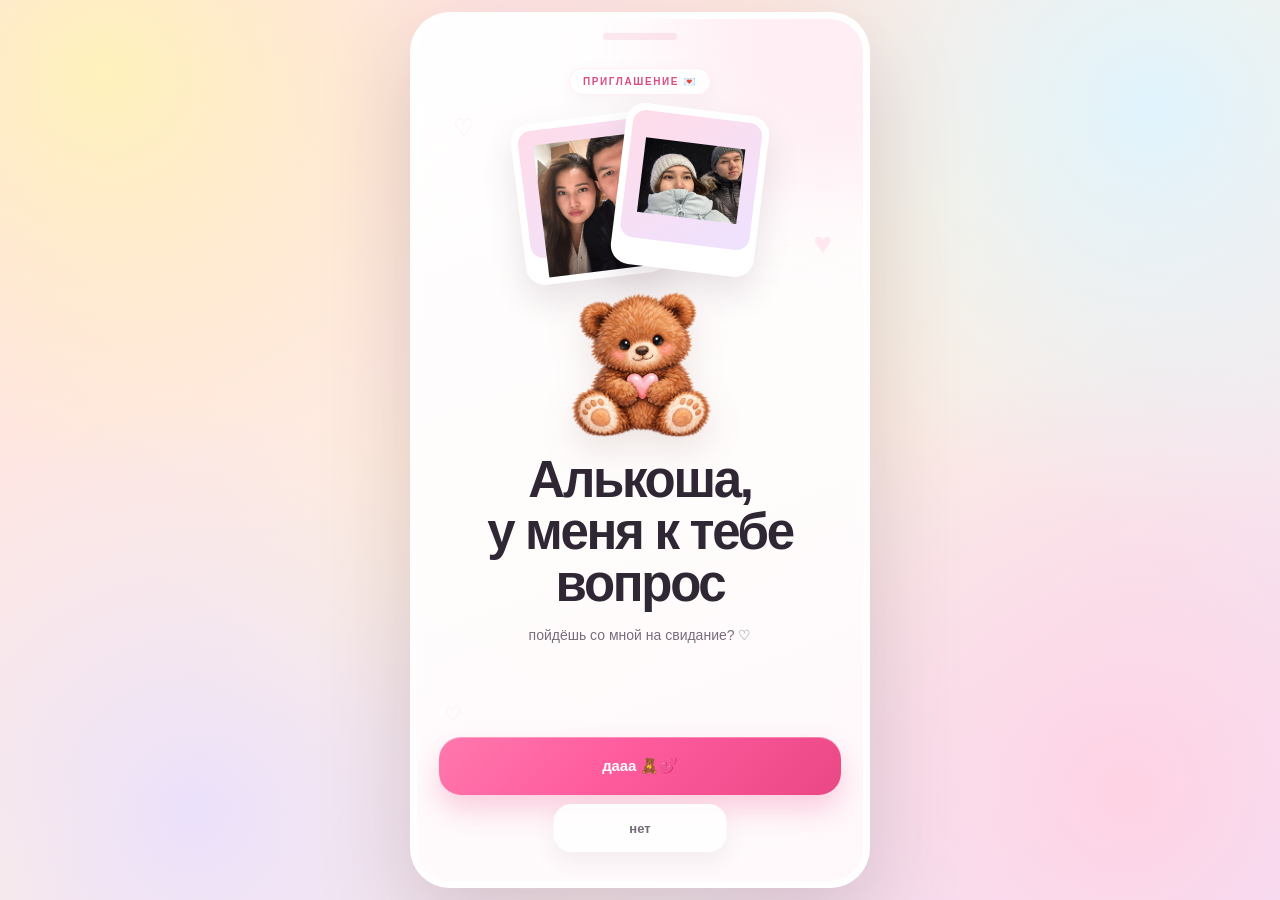
<file: index.html>
<!DOCTYPE html>
<html lang="ru">

<head>

    <meta charset="UTF-8">

    <meta
        name="viewport"
        content="width=device-width, initial-scale=1.0, viewport-fit=cover"
    >

    <meta
        name="theme-color"
        content="#ffdce9"
    >

    <title>Для Алькоши 💌</title>

    <!-- ВЕСЬ ДИЗАЙН -->
    <link
        rel="stylesheet"
        href="style.css"
    >

    <!-- ВСЯ ЛОГИКА -->
    <script
        src="script.js"
        defer
    ></script>

</head>


<body>


<div class="app">

    <div class="app-shell">


        <!-- ============================================
             ДЕКОР ФОНА
        ============================================= -->

        <div
            class="background-decor"
            aria-hidden="true"
        >

            <span>♡</span>
            <span>♥</span>
            <span>♡</span>
            <span>♥</span>

        </div>



        <!-- ============================================
             1. ПРИГЛАШЕНИЕ
        ============================================= -->

        <section
            class="screen active"
            id="screen-intro"
            data-screen="intro"
        >

            <div class="screen-inner">


                <p class="eyebrow">
                    приглашение 💌
                </p>


                <!-- ВАШИ ФОТО ПОТОМ -->

                <div class="couple-photos">


                    <div class="photo-card">

                        <div class="photo-placeholder">

                            <img
                                 src="assets/photos/couple-1.png"
                                 alt="Наше фото"
                            >

                        </div>

                    </div>


                    <div class="photo-card">

                        <div class="photo-placeholder">

                            <img
                                 src="assets/photos/couple-2.png"
                                  alt="Наше фото"
                             >
                        </div>

                    </div>


                </div>


                <img
                    class="bear bear-love"
                    src="assets/bears/bear-love.png"
                    alt="Медвежонок с сердечком"
                >


                <h1>
                    Алькоша,<br>
                    у меня к тебе вопрос
                </h1>


                <p class="subtitle">
                    пойдёшь со мной на свидание? ♡
                </p>


                <div class="screen-spacer"></div>


                <div class="intro-buttons">


                    <button
                        class="main-button"
                        type="button"
                        data-next="date"
                    >
                        дааа 🧸💕
                    </button>


                    <div class="no-button-zone">

                        <button
                            class="no-button"
                            id="noButton"
                            type="button"
                        >
                            нет
                        </button>

                    </div>


                </div>


            </div>

        </section>



        <!-- ============================================
             2. ДАТА
        ============================================= -->

        <section
            class="screen"
            id="screen-date"
            data-screen="date"
        >

            <div class="screen-inner">


                <header class="screen-header">

                    <button
                        class="back-button"
                        type="button"
                        data-back="intro"
                    >
                        ←
                    </button>


                    <div class="progress">

                        <span class="progress-dot active"></span>
                        <span class="progress-dot"></span>
                        <span class="progress-dot"></span>
                        <span class="progress-dot"></span>
                        <span class="progress-dot"></span>

                    </div>


                    <div class="header-space"></div>

                </header>


                <p class="eyebrow">
                    шаг 1
                </p>


                <img
                    class="bear bear-small"
                    src="assets/bears/bear-idle.png"
                    alt="Медвежонок"
                >


                <h2>
                    когда тебе<br>
                    будет удобно?
                </h2>


                <p class="subtitle">
                    выбери наш день 💗
                </p>


                <div class="field">

                    <label for="dateInput">
                        дата
                    </label>

                    <input
                        type="date"
                        id="dateInput"
                    >

                </div>


                <div class="screen-spacer"></div>


                <button
                    class="main-button"
                    id="dateNext"
                    type="button"
                >
                    дальше →
                </button>


            </div>

        </section>



        <!-- ============================================
             3. ВРЕМЯ
        ============================================= -->

        <section
            class="screen"
            id="screen-time"
            data-screen="time"
        >

            <div class="screen-inner">


                <header class="screen-header">

                    <button
                        class="back-button"
                        type="button"
                        data-back="date"
                    >
                        ←
                    </button>


                    <div class="progress">

                        <span class="progress-dot active"></span>
                        <span class="progress-dot active"></span>
                        <span class="progress-dot"></span>
                        <span class="progress-dot"></span>
                        <span class="progress-dot"></span>

                    </div>


                    <div class="header-space"></div>

                </header>


                <p class="eyebrow">
                    шаг 2
                </p>


                <img
                    class="bear bear-small"
                    src="assets/bears/bear-idle.png"
                    alt="Медвежонок"
                >


                <h2>
                    а во сколько?
                </h2>


                <p class="subtitle">
                    чтобы я знала, когда начинать тебя ждать 🧸
                </p>


                <div class="field">

                    <label for="timeInput">
                        время
                    </label>

                    <input
                        type="time"
                        id="timeInput"
                    >

                </div>


                <div class="screen-spacer"></div>


                <button
                    class="main-button"
                    id="timeNext"
                    type="button"
                >
                    дальше →
                </button>


            </div>

        </section>



        <!-- ============================================
             4. МЕСТО ВСТРЕЧИ
        ============================================= -->

        <section
            class="screen"
            id="screen-place"
            data-screen="place"
        >

            <div class="screen-inner">


                <header class="screen-header">

                    <button
                        class="back-button"
                        type="button"
                        data-back="time"
                    >
                        ←
                    </button>


                    <div class="progress">

                        <span class="progress-dot active"></span>
                        <span class="progress-dot active"></span>
                        <span class="progress-dot active"></span>
                        <span class="progress-dot"></span>
                        <span class="progress-dot"></span>

                    </div>


                    <div class="header-space"></div>

                </header>


                <p class="eyebrow">
                    шаг 3
                </p>


                <img
                    class="bear bear-small"
                    src="assets/bears/bear-idle.png"
                    alt="Медвежонок"
                >


                <h2>
                    где встретимся?
                </h2>


                <p class="subtitle">
                    место встречи выбираешь ты 📍
                </p>


                <div class="field">

                    <label for="placeInput">
                        место встречи
                    </label>

                    <input
                        type="text"
                        id="placeInput"
                        placeholder="напиши место..."
                        maxlength="150"
                        autocomplete="off"
                    >

                </div>


                <div class="screen-spacer"></div>


                <button
                    class="main-button"
                    id="placeNext"
                    type="button"
                >
                    дальше →
                </button>


            </div>

        </section>



        <!-- ============================================
             5. ЧЕГО ХОЧЕТСЯ
        ============================================= -->

        <section
            class="screen"
            id="screen-wish"
            data-screen="wish"
        >

            <div class="screen-inner">


                <header class="screen-header">

                    <button
                        class="back-button"
                        type="button"
                        data-back="place"
                    >
                        ←
                    </button>


                    <div class="progress">

                        <span class="progress-dot active"></span>
                        <span class="progress-dot active"></span>
                        <span class="progress-dot active"></span>
                        <span class="progress-dot active"></span>
                        <span class="progress-dot"></span>

                    </div>


                    <div class="header-space"></div>

                </header>


                <p class="eyebrow">
                    шаг 4
                </p>


                <img
                    class="bear bear-small"
                    src="assets/bears/bear-idle.png"
                    alt="Медвежонок"
                >


                <h2>
                    чего тебе<br>
                    хочется?
                </h2>


                <p class="subtitle">
                    напиши сам — вообще что угодно 💭
                </p>


                <div class="field">

                    <label for="wishInput">
                        твой вариант
                    </label>

                    <textarea
                        id="wishInput"
                        placeholder="напиши..."
                        maxlength="500"
                    ></textarea>

                </div>


                <div class="screen-spacer"></div>


                <button
                    class="main-button"
                    id="wishNext"
                    type="button"
                >
                    дальше →
                </button>


            </div>

        </section>



        <!-- ============================================
             6. ПРИЧЁСКА
        ============================================= -->

        <section
            class="screen"
            id="screen-hair"
            data-screen="hair"
        >

            <div class="screen-inner">


                <header class="screen-header">

                    <button
                        class="back-button"
                        type="button"
                        data-back="wish"
                    >
                        ←
                    </button>


                    <div class="progress">

                        <span class="progress-dot active"></span>
                        <span class="progress-dot active"></span>
                        <span class="progress-dot active"></span>
                        <span class="progress-dot active"></span>
                        <span class="progress-dot active"></span>

                    </div>


                    <div class="header-space"></div>

                </header>


                <p class="eyebrow">
                    последний выбор
                </p>


                <h2>
                    какую мне сделать<br>
                    причёску?
                </h2>


                <p class="subtitle">
                    всё остальное будет сюрпризом 🤫
                </p>


                <div class="hair-grid">


                    <button
                        class="hair-card"
                        type="button"
                        data-hair="Вариант 1"
                    >

                        <div class="hair-image">
                            фото 1
                        </div>

                        <span>
                            вариант 1
                        </span>

                    </button>


                    <button
                        class="hair-card"
                        type="button"
                        data-hair="Вариант 2"
                    >

                        <div class="hair-image">
                            фото 2
                        </div>

                        <span>
                            вариант 2
                        </span>

                    </button>


                    <button
                        class="hair-card"
                        type="button"
                        data-hair="Вариант 3"
                    >

                        <div class="hair-image">
                            фото 3
                        </div>

                        <span>
                            вариант 3
                        </span>

                    </button>


                </div>


                <div class="screen-spacer"></div>


                <button
                    class="main-button"
                    id="hairNext"
                    type="button"
                >
                    готово →
                </button>


            </div>

        </section>



        <!-- ============================================
             7. КОРМЛЕНИЕ МИШКИ
        ============================================= -->

        <section
            class="screen"
            id="screen-feed"
            data-screen="feed"
        >

            <div class="screen-inner">


                <header class="screen-header">

                    <button
                        class="back-button"
                        type="button"
                        data-back="hair"
                    >
                        ←
                    </button>


                    <div></div>

                    <div class="header-space"></div>

                </header>


                <p class="eyebrow">
                    стоп...
                </p>


                <h2>
                    я проголодался 🥺
                </h2>


                <p class="subtitle">
                    возьми вкусняшку и покорми медвежонка
                </p>


                <div
                    class="bear-zone"
                    id="bearZone"
                >

                    <img
                        class="feeding-bear"
                        id="feedingBear"
                        src="assets/bears/bear-hungry.png"
                        alt="Голодный медвежонок"
                    >

                </div>


                <p
                    class="feed-message"
                    id="feedMessage"
                >
                    чем меня покормишь? ♡
                </p>


                <div class="food-grid">


                    <button
                        class="food-item"
                        type="button"
                        data-food="banana"
                        data-name="банан"
                        data-image="assets/food/banana.png"
                    >

                        <img
                            src="assets/food/banana.png"
                            alt="Банан"
                        >

                        <span>
                            банан
                        </span>

                    </button>



                    <button
                        class="food-item"
                        type="button"
                        data-food="strawberry"
                        data-name="клубника"
                        data-image="assets/food/strawberry.png"
                    >

                        <img
                            src="assets/food/strawberry.png"
                            alt="Клубника"
                        >

                        <span>
                            клубника
                        </span>

                    </button>



                    <button
                        class="food-item"
                        type="button"
                        data-food="honey-cake"
                        data-name="медовик"
                        data-image="assets/food/honey-cake.png"
                    >

                        <img
                            src="assets/food/honey-cake.png"
                            alt="Медовик"
                        >

                        <span>
                            медовик
                        </span>

                    </button>



                    <button
                        class="food-item"
                        type="button"
                        data-food="chocolate-cake"
                        data-name="шоколадный торт"
                        data-image="assets/food/chocolate-cake.png"
                    >

                        <img
                            src="assets/food/chocolate-cake.png"
                            alt="Шоколадный торт"
                        >

                        <span>
                            шоколадный торт
                        </span>

                    </button>



                    <button
                        class="food-item"
                        type="button"
                        data-food="cupcake"
                        data-name="кексик"
                        data-image="assets/food/cupcake.png"
                    >

                        <img
                            src="assets/food/cupcake.png"
                            alt="Кексик"
                        >

                        <span>
                            кексик
                        </span>

                    </button>



                    <button
                        class="food-item"
                        type="button"
                        data-food="caviar-toast"
                        data-name="хлебушек с икрой"
                        data-image="assets/food/caviar-toast.png"
                    >

                        <img
                            src="assets/food/caviar-toast.png"
                            alt="Хлебушек с икрой"
                        >

                        <span>
                            хлебушек<br>с икрой
                        </span>

                    </button>



                    <button
                        class="food-item"
                        type="button"
                        data-food="olivier"
                        data-name="оливье"
                        data-image="assets/food/olivier.png"
                    >

                        <img
                            src="assets/food/olivier.png"
                            alt="Оливье"
                        >

                        <span>
                            оливье
                        </span>

                    </button>



                    <button
                        class="food-item"
                        type="button"
                        data-food="pizza"
                        data-name="пицца"
                        data-image="assets/food/pizza.png"
                    >

                        <img
                            src="assets/food/pizza.png"
                            alt="Пицца"
                        >

                        <span>
                            пицца
                        </span>

                    </button>


                </div>


                <p class="feed-hint">
                    кормить можно сколько угодно ♡
                </p>


                <div class="screen-spacer"></div>


                <button
                    class="main-button"
                    id="feedNext"
                    type="button"
                >
                    дальше →
                </button>


            </div>

        </section>



        <!-- ============================================
             8. ИТОГ
        ============================================= -->

        <section
            class="screen"
            id="screen-summary"
            data-screen="summary"
        >

            <div class="screen-inner">


                <header class="screen-header">

                    <button
                        class="back-button"
                        type="button"
                        data-back="feed"
                    >
                        ←
                    </button>


                    <div></div>

                    <div class="header-space"></div>

                </header>


                <img
                    class="bear bear-happy"
                    src="assets/bears/bear-happy.png"
                    alt="Счастливый медвежонок"
                >


                <p class="eyebrow">
                    наше свидание 💌
                </p>


                <h2>
                    всё правильно?
                </h2>


                <div class="date-ticket">


                    <div class="ticket-row">

                        <span>
                            📅
                        </span>

                        <span class="ticket-label">
                            дата
                        </span>

                        <strong
                            id="summaryDate"
                        >
                            —
                        </strong>

                    </div>


                    <div class="ticket-row">

                        <span>
                            🕐
                        </span>

                        <span class="ticket-label">
                            время
                        </span>

                        <strong
                            id="summaryTime"
                        >
                            —
                        </strong>

                    </div>


                    <div class="ticket-row">

                        <span>
                            📍
                        </span>

                        <span class="ticket-label">
                            место
                        </span>

                        <strong
                            id="summaryPlace"
                        >
                            —
                        </strong>

                    </div>


                    <div class="ticket-row">

                        <span>
                            💭
                        </span>

                        <span class="ticket-label">
                            хочется
                        </span>

                        <strong
                            id="summaryWish"
                        >
                            —
                        </strong>

                    </div>


                    <div class="ticket-row">

                        <span>
                            🎀
                        </span>

                        <span class="ticket-label">
                            причёска
                        </span>

                        <strong
                            id="summaryHair"
                        >
                            —
                        </strong>

                    </div>


                    <div class="ticket-row">

                        <span>
                            🎁
                        </span>

                        <span class="ticket-label">
                            остальное
                        </span>

                        <strong>
                            сюрприз 🤫
                        </strong>

                    </div>


                </div>


                <div class="screen-spacer"></div>


                <button
                    class="main-button"
                    id="confirmButton"
                    type="button"
                >
                    подтверждаю свидание 🧸
                </button>


            </div>

        </section>



        <!-- ============================================
             9. ФИНАЛ
        ============================================= -->

        <section
            class="screen"
            id="screen-final"
            data-screen="final"
        >

            <div class="screen-inner final-screen">


                <div class="final-heart">
                    💗
                </div>


                <img
                    class="bear bear-love"
                    src="assets/bears/bear-love.png"
                    alt="Медвежонок с сердечком"
                >


                <p class="eyebrow">
                    для тебя
                </p>


                <h2>
                    до встречи,<br>
                    видмедик ♡
                </h2>


                <div class="love-message">
                    здесь потом будет твой текст любви ♡
                </div>


                <p class="final-love">
                    я тебя люблю ♡
                </p>


            </div>

        </section>



        <!-- ============================================
             ВСПЛЫВАЮЩИЕ ПОДСКАЗКИ
        ============================================= -->

        <div
            class="toast"
            id="toast"
        ></div>


    </div>

</div>


</body>

</html>
</file>
<file: style.css>
/* =========================================================
   НАШЕ СВИДАНИЕ ♡
   Главный файл дизайна
   ========================================================= */


/* ---------------------------------------------------------
   1. ЦВЕТА И НАСТРОЙКИ
--------------------------------------------------------- */

:root {
    --pink-main: #ff5f9f;
    --pink-dark: #e94684;
    --pink-soft: #ffd9e8;
    --pink-pale: #fff0f6;

    --peach: #ffe1ca;
    --yellow: #fff3ba;
    --blue: #dff4ff;
    --lavender: #eadfff;

    --cream: #fffaf6;
    --white: #ffffff;

    --text: #302734;
    --text-soft: #796d7c;
    --text-light: #aa9aa6;

    --border: rgba(255, 117, 168, 0.18);

    --shadow-small:
        0 8px 24px rgba(119, 65, 91, 0.08);

    --shadow-medium:
        0 16px 36px rgba(119, 65, 91, 0.12);

    --shadow-large:
        0 28px 70px rgba(101, 55, 79, 0.18);

    --radius-small: 16px;
    --radius-medium: 24px;
    --radius-large: 34px;

    --transition:
        0.25s cubic-bezier(
            0.22,
            1,
            0.36,
            1
        );
}


/* ---------------------------------------------------------
   2. СБРОС
--------------------------------------------------------- */

* {
    box-sizing: border-box;
}

html {
    width: 100%;
    min-height: 100%;
    scroll-behavior: smooth;
}

body {
    width: 100%;
    min-height: 100vh;
    min-height: 100svh;

    margin: 0;

    color: var(--text);

    font-family:
        -apple-system,
        BlinkMacSystemFont,
        "Segoe UI",
        Arial,
        sans-serif;

    background:
        radial-gradient(
            circle at 8% 8%,
            rgba(255, 243, 186, 0.95),
            transparent 28%
        ),
        radial-gradient(
            circle at 90% 12%,
            rgba(223, 244, 255, 0.95),
            transparent 29%
        ),
        radial-gradient(
            circle at 15% 90%,
            rgba(234, 223, 255, 0.9),
            transparent 30%
        ),
        radial-gradient(
            circle at 88% 88%,
            rgba(255, 210, 227, 0.95),
            transparent 32%
        ),
        linear-gradient(
            145deg,
            #ffdce9 0%,
            #fff0dd 48%,
            #eee3ff 100%
        );

    overflow: hidden;
}

button,
input,
textarea {
    font: inherit;
}

button {
    -webkit-tap-highlight-color: transparent;
}

img {
    display: block;
    max-width: 100%;
}


/* ---------------------------------------------------------
   3. ОСНОВНОЕ ПРИЛОЖЕНИЕ
--------------------------------------------------------- */

.app {
    width: 100%;
    min-height: 100svh;

    display: grid;
    place-items: center;

    padding: 12px;
}

.app-shell {
    position: relative;

    width: min(100%, 460px);
    height: min(900px, calc(100svh - 24px));

    overflow: hidden;

    border-radius: 40px;

    background:
        linear-gradient(
            160deg,
            rgba(255, 255, 255, 0.96),
            rgba(255, 249, 251, 0.97)
        );

    border:
        1px solid rgba(255, 255, 255, 0.9);

    box-shadow: var(--shadow-large);

    isolation: isolate;
}


/* верхняя декоративная полоска */

.app-shell::before {
    content: "";

    position: absolute;
    z-index: 50;

    top: 14px;
    left: 50%;

    width: 74px;
    height: 7px;

    transform: translateX(-50%);

    border-radius: 100px;

    background:
        rgba(232, 93, 146, 0.13);

    backdrop-filter: blur(10px);
}


/* декоративное свечение */

.app-shell::after {
    content: "";

    position: absolute;
    z-index: -1;

    top: -130px;
    right: -110px;

    width: 300px;
    height: 300px;

    border-radius: 50%;

    background:
        rgba(255, 177, 207, 0.22);

    filter: blur(50px);
}


/* ---------------------------------------------------------
   4. ФОНОВЫЕ СЕРДЕЧКИ
--------------------------------------------------------- */

.background-decor {
    position: absolute;
    inset: 0;

    overflow: hidden;

    pointer-events: none;

    z-index: 1;
}

.background-decor span {
    position: absolute;

    color: var(--pink-main);

    opacity: 0.12;

    animation:
        floatingHeart
        7s
        ease-in-out
        infinite;
}

.background-decor span:nth-child(1) {
    top: 11%;
    left: 8%;

    font-size: 24px;
}

.background-decor span:nth-child(2) {
    top: 24%;
    right: 7%;

    font-size: 31px;

    animation-delay: -2s;
}

.background-decor span:nth-child(3) {
    left: 6%;
    bottom: 18%;

    font-size: 20px;

    animation-delay: -4s;
}

.background-decor span:nth-child(4) {
    right: 9%;
    bottom: 9%;

    font-size: 27px;

    animation-delay: -5.5s;
}

@keyframes floatingHeart {
    0%,
    100% {
        transform:
            translateY(0)
            rotate(-5deg);
    }

    50% {
        transform:
            translateY(-17px)
            rotate(7deg);
    }
}


/* ---------------------------------------------------------
   5. ЭКРАНЫ
--------------------------------------------------------- */

.screen {
    position: absolute;
    z-index: 5;

    inset: 0;

    display: none;

    overflow-y: auto;
    overflow-x: hidden;

    scrollbar-width: none;

    overscroll-behavior: contain;

    background:
        linear-gradient(
            180deg,
            rgba(255, 255, 255, 0.05),
            rgba(255, 255, 255, 0)
        );
}

.screen::-webkit-scrollbar {
    display: none;
}

.screen.active {
    display: block;

    animation:
        screenEnter
        0.48s
        cubic-bezier(
            0.22,
            1,
            0.36,
            1
        )
        both;
}

@keyframes screenEnter {
    from {
        opacity: 0;

        transform:
            translateX(28px)
            scale(0.985);
    }

    to {
        opacity: 1;

        transform:
            translateX(0)
            scale(1);
    }
}


/* внутренняя область каждого экрана */

.screen-inner {
    position: relative;

    min-height: 100%;

    display: flex;
    flex-direction: column;

    padding:
        calc(49px + env(safe-area-inset-top))
        22px
        calc(22px + env(safe-area-inset-bottom));

    z-index: 2;
}

.screen-spacer {
    flex: 1;

    min-height: 18px;
}


/* ---------------------------------------------------------
   6. ЗАГОЛОВКИ
--------------------------------------------------------- */

.eyebrow {
    width: fit-content;

    margin:
        0 auto
        14px;

    padding:
        7px
        13px;

    border-radius: 100px;

    color: #d84e83;

    background:
        rgba(255, 255, 255, 0.82);

    border:
        1px solid rgba(255, 110, 163, 0.11);

    box-shadow:
        0 7px 20px rgba(109, 60, 81, 0.05);

    font-size: 10px;
    font-weight: 800;

    letter-spacing: 0.16em;

    text-transform: uppercase;

    text-align: center;
}

h1,
h2 {
    margin: 0;

    text-align: center;

    color: var(--text);

    letter-spacing: -0.045em;

    text-wrap: balance;
}

h1 {
    font-size:
        clamp(
            37px,
            9vw,
            51px
        );

    line-height: 1.02;

    font-weight: 800;
}

h2 {
    font-size:
        clamp(
            33px,
            8.5vw,
            45px
        );

    line-height: 1.03;

    font-weight: 800;
}

.subtitle {
    width: min(100%, 330px);

    margin:
        15px auto
        0;

    color: var(--text-soft);

    text-align: center;

    font-size: 14px;
    line-height: 1.55;

    text-wrap: balance;
}


/* ---------------------------------------------------------
   7. ВЕРХНЯЯ ПАНЕЛЬ
--------------------------------------------------------- */

.screen-header {
    display: grid;

    grid-template-columns:
        43px
        1fr
        43px;

    align-items: center;

    gap: 10px;

    margin-bottom: 18px;
}

.header-space {
    width: 43px;
    height: 43px;
}

.back-button {
    width: 43px;
    height: 43px;

    border: 0;

    border-radius: 50%;

    display: grid;
    place-items: center;

    background:
        rgba(255, 255, 255, 0.86);

    color: #5e515f;

    box-shadow: var(--shadow-small);

    font-size: 21px;

    cursor: pointer;

    transition: var(--transition);
}

.back-button:hover {
    transform:
        translateX(-2px)
        scale(1.04);

    background: #ffffff;
}

.back-button:active {
    transform:
        translateX(-1px)
        scale(0.94);
}


/* ---------------------------------------------------------
   8. ПРОГРЕСС
--------------------------------------------------------- */

.progress {
    display: flex;

    justify-content: center;
    align-items: center;

    gap: 5px;
}

.progress-dot {
    width: 7px;
    height: 7px;

    border-radius: 100px;

    background: #eadce3;

    transition: var(--transition);
}

.progress-dot.active {
    width: 22px;

    background:
        linear-gradient(
            90deg,
            #ff7aac,
            #ef4a89
        );

    box-shadow:
        0 3px 8px rgba(239, 74, 137, 0.19);
}


/* ---------------------------------------------------------
   9. МИШКИ
--------------------------------------------------------- */

.bear {
    width: 150px;
    height: 150px;

    margin:
        2px auto
        14px;

    object-fit: contain;

    filter:
        drop-shadow(
            0 14px 17px
            rgba(105, 64, 46, 0.13)
        );

    transform-origin: center bottom;

    animation:
        bearBreathing
        2.7s
        ease-in-out
        infinite;
}

.bear-small {
    width: 137px;
    height: 137px;
}

.bear-love {
    width: 150px;
    height: 150px;
}

.bear-happy {
    width: 148px;
    height: 148px;
}

@keyframes bearBreathing {
    0%,
    100% {
        transform:
            translateY(0)
            scale(1)
            rotate(0deg);
    }

    50% {
        transform:
            translateY(-5px)
            scale(1.025)
            rotate(-0.5deg);
    }
}


/* ---------------------------------------------------------
   10. ФОТО НА ПЕРВОМ ЭКРАНЕ
--------------------------------------------------------- */

.couple-photos {
    position: relative;

    width: 244px;
    height: 171px;

    margin:
        0 auto
        8px;
}

.photo-card {
    position: absolute;

    width: 144px;
    height: 162px;

    padding:
        7px
        7px
        27px;

    border-radius: 19px;

    background: white;

    box-shadow:
        0 16px 34px rgba(93, 59, 76, 0.14);

    transition: var(--transition);
}

.photo-card:first-child {
    left: 0;
    top: 8px;

    transform: rotate(-7deg);
}

.photo-card:last-child {
    right: 0;
    top: 0;

    transform: rotate(7deg);
}

.photo-card:hover:first-child {
    transform:
        rotate(-4deg)
        translateY(-4px);
}

.photo-card:hover:last-child {
    transform:
        rotate(4deg)
        translateY(-4px);
}

.photo-placeholder {
    width: 100%;
    height: 100%;

    display: grid;
    place-items: center;

    padding: 15px;

    border-radius: 13px;

    color: #bb6f8b;

    text-align: center;

    font-size: 11px;
    font-weight: 700;

    background:
        linear-gradient(
            145deg,
            #ffdce9,
            #eee2ff
        );
}


/* ---------------------------------------------------------
   11. ГЛАВНАЯ КНОПКА
--------------------------------------------------------- */

.main-button {
    position: relative;

    width: 100%;

    min-height: 58px;

    border: 0;

    border-radius: 22px;

    padding:
        15px
        19px;

    overflow: hidden;

    color: white;

    background:
        linear-gradient(
            135deg,
            #ff78ad 0%,
            #ff5c9e 43%,
            #e94785 100%
        );

    box-shadow:
        0 14px 28px rgba(238, 70, 135, 0.25),
        inset 0 1px 0 rgba(255, 255, 255, 0.3);

    font-size: 15px;
    font-weight: 800;

    letter-spacing: -0.01em;

    cursor: pointer;

    transition: var(--transition);

    isolation: isolate;
}

.main-button::before {
    content: "";

    position: absolute;

    top: -100%;
    left: -35%;

    width: 45%;
    height: 300%;

    transform:
        rotate(25deg)
        translateX(-150%);

    background:
        linear-gradient(
            90deg,
            transparent,
            rgba(255, 255, 255, 0.32),
            transparent
        );

    transition:
        transform
        0.7s ease;

    z-index: -1;
}

.main-button:hover {
    transform: translateY(-3px);

    box-shadow:
        0 18px 34px rgba(238, 70, 135, 0.3);
}

.main-button:hover::before {
    transform:
        rotate(25deg)
        translateX(430%);
}

.main-button:active {
    transform: scale(0.98);
}


/* ---------------------------------------------------------
   12. НЕТ
--------------------------------------------------------- */

.intro-buttons {
    width: 100%;
}

.no-button-zone {
    position: relative;

    width: 100%;
    height: 55px;

    margin-top: 9px;
}

.no-button {
    position: absolute;

    left: 50%;
    top: 0;

    width: 43%;
    min-height: 48px;

    transform: translateX(-50%);

    border: 0;

    border-radius: 18px;

    background:
        rgba(255, 255, 255, 0.9);

    color: #766a78;

    box-shadow:
        var(--shadow-small);

    font-size: 13px;
    font-weight: 700;

    cursor: pointer;

    transition:
        transform 0.13s ease,
        left 0.16s ease,
        top 0.16s ease;
}


/* ---------------------------------------------------------
   13. ПОЛЯ
--------------------------------------------------------- */

.field {
    width: 100%;

    margin-top: 25px;
}

.field label {
    display: block;

    margin:
        0
        0
        8px
        4px;

    color: #6e606e;

    font-size: 11px;
    font-weight: 800;

    letter-spacing: 0.02em;

    text-transform: lowercase;
}

.field input,
.field textarea {
    width: 100%;

    border:
        2px solid
        rgba(255, 114, 166, 0.18);

    outline: none;

    border-radius: 21px;

    padding:
        16px
        17px;

    background:
        rgba(255, 255, 255, 0.88);

    color: var(--text);

    box-shadow:
        0 9px 22px rgba(84, 54, 72, 0.05);

    font-size: 15px;

    transition: var(--transition);

    backdrop-filter: blur(15px);
}

.field input::placeholder,
.field textarea::placeholder {
    color: #c0b4bd;
}

.field input:focus,
.field textarea:focus {
    border-color:
        rgba(255, 95, 159, 0.65);

    background: #ffffff;

    box-shadow:
        0 0 0 5px rgba(255, 95, 159, 0.08),
        0 13px 28px rgba(91, 56, 76, 0.07);
}

.field textarea {
    min-height: 125px;

    resize: none;

    line-height: 1.5;
}


/* красивое поле даты и времени */

input[type="date"],
input[type="time"] {
    appearance: none;
    -webkit-appearance: none;

    min-height: 57px;
}


/* ---------------------------------------------------------
   14. ПРИЧЁСКИ
--------------------------------------------------------- */

.hair-grid {
    display: grid;

    grid-template-columns:
        repeat(3, minmax(0, 1fr));

    gap: 9px;

    width: 100%;

    margin-top: 24px;
}

.hair-card {
    position: relative;

    overflow: hidden;

    padding: 0;

    aspect-ratio: 0.73;

    border:
        2px solid
        transparent;

    border-radius: 22px;

    background: white;

    color: var(--text);

    box-shadow:
        0 11px 27px rgba(86, 55, 74, 0.09);

    cursor: pointer;

    transition: var(--transition);
}

.hair-card:hover {
    transform: translateY(-5px);

    box-shadow:
        0 16px 30px rgba(86, 55, 74, 0.13);
}

.hair-card.selected {
    transform: translateY(-5px);

    border-color: var(--pink-main);

    box-shadow:
        0 16px 31px rgba(255, 95, 159, 0.19);
}

.hair-card.selected::after {
    content: "♥";

    position: absolute;

    top: 8px;
    right: 8px;

    width: 27px;
    height: 27px;

    display: grid;
    place-items: center;

    border-radius: 50%;

    color: white;

    background:
        linear-gradient(
            135deg,
            #ff7bad,
            #ec4684
        );

    box-shadow:
        0 5px 13px rgba(231, 69, 130, 0.25);

    font-size: 12px;

    animation:
        heartPop
        0.28s
        cubic-bezier(
            0.34,
            1.56,
            0.64,
            1
        );
}

@keyframes heartPop {
    from {
        transform: scale(0);
    }

    to {
        transform: scale(1);
    }
}

.hair-image {
    width: 100%;
    height: 78%;

    display: grid;
    place-items: center;

    padding: 10px;

    background:
        linear-gradient(
            145deg,
            #ffe1ec,
            #eee5ff
        );

    color: #b7708c;

    font-size: 10px;
    font-weight: 700;
}

.hair-image img {
    width: 100%;
    height: 100%;

    object-fit: cover;
}

.hair-card > span {
    min-height: 22%;

    display: grid;
    place-items: center;

    padding: 7px 4px;

    font-size: 10px;
    font-weight: 800;

    background: white;
}


/* ---------------------------------------------------------
   15. ЗОНА МИШКИ
--------------------------------------------------------- */

.bear-zone {
    position: relative;

    width: 190px;
    height: 190px;

    margin:
        10px auto
        0;

    display: grid;
    place-items: center;

    border-radius: 50%;

    transition: var(--transition);
}

.bear-zone::before {
    content: "";

    position: absolute;

    inset: 12px;

    z-index: -1;

    border-radius: 50%;

    background:
        radial-gradient(
            circle,
            rgba(255, 212, 228, 0.3),
            transparent 68%
        );

    opacity: 0;

    transform: scale(0.8);

    transition: var(--transition);
}

.bear-zone.near::before {
    opacity: 1;

    transform: scale(1.15);
}

.feeding-bear {
    width: 180px;
    height: 180px;

    object-fit: contain;

    user-select: none;

    pointer-events: none;

    filter:
        drop-shadow(
            0 14px 18px
            rgba(100, 61, 44, 0.14)
        );

    transform-origin: center bottom;

    animation:
        hungryBear
        2.2s
        ease-in-out
        infinite;

    transition:
        transform
        0.18s ease,
        filter
        0.18s ease;
}

@keyframes hungryBear {
    0%,
    100% {
        transform:
            translateY(0)
            rotate(0deg);
    }

    25% {
        transform:
            translateY(-2px)
            rotate(-1deg);
    }

    50% {
        transform:
            translateY(-6px)
            rotate(0deg);
    }

    75% {
        transform:
            translateY(-2px)
            rotate(1deg);
    }
}


/* когда JS скажет, что еда близко */

.feeding-bear.ready {
    animation:
        readyBear
        0.55s
        ease-in-out
        infinite alternate;
}

@keyframes readyBear {
    from {
        transform:
            translateY(0)
            scale(1);
    }

    to {
        transform:
            translateY(-5px)
            scale(1.035);
    }
}


/* во время еды */

.feeding-bear.eating {
    animation:
        bearEat
        0.43s
        ease;
}

@keyframes bearEat {
    0% {
        transform:
            scale(1);
    }

    35% {
        transform:
            translateY(-5px)
            scale(1.09)
            rotate(-2deg);
    }

    65% {
        transform:
            translateY(1px)
            scale(0.97)
            rotate(2deg);
    }

    100% {
        transform:
            scale(1);
    }
}


/* довольный */

.feeding-bear.happy {
    animation:
        happyBear
        0.55s
        cubic-bezier(
            0.34,
            1.56,
            0.64,
            1
        );
}

@keyframes happyBear {
    0% {
        transform: scale(1);
    }

    45% {
        transform:
            translateY(-12px)
            scale(1.09);
    }

    70% {
        transform:
            translateY(2px)
            scale(0.98);
    }

    100% {
        transform: scale(1);
    }
}


/* ---------------------------------------------------------
   16. НАДПИСЬ ПОД МИШКОЙ
--------------------------------------------------------- */

.feed-message {
    min-height: 25px;

    margin:
        2px auto
        0;

    color: #d94c83;

    text-align: center;

    font-size: 13px;
    font-weight: 800;

    transition: var(--transition);
}

.feed-hint {
    margin:
        1px auto
        0;

    color: #a898a4;

    text-align: center;

    font-size: 10px;
    font-weight: 600;
}


/* ---------------------------------------------------------
   17. ЕДА
--------------------------------------------------------- */

.food-grid {
    width: 100%;

    display: grid;

    grid-template-columns:
        repeat(4, minmax(0, 1fr));

    gap: 8px;

    margin:
        14px 0
        13px;
}

.food-item {
    min-width: 0;
    min-height: 88px;

    display: flex;
    flex-direction: column;

    align-items: center;
    justify-content: center;

    padding:
        7px
        4px;

    border: 0;

    border-radius: 19px;

    background:
        rgba(255, 255, 255, 0.93);

    box-shadow:
        0 9px 22px rgba(84, 54, 72, 0.08);

    color: var(--text-soft);

    cursor: grab;

    user-select: none;

    touch-action: none;

    transition: var(--transition);
}

.food-item:hover {
    transform:
        translateY(-4px)
        rotate(-1deg);

    background: white;

    box-shadow:
        0 13px 27px rgba(84, 54, 72, 0.12);
}

.food-item:active {
    transform:
        scale(0.95);

    cursor: grabbing;
}

.food-item img {
    width: 49px;
    height: 49px;

    object-fit: contain;

    pointer-events: none;

    filter:
        drop-shadow(
            0 5px 7px
            rgba(89, 62, 46, 0.08)
        );
}

.food-item span {
    display: block;

    margin-top: 4px;

    overflow-wrap: anywhere;

    text-align: center;

    font-size: 8px;
    font-weight: 800;
    line-height: 1.12;

    pointer-events: none;
}


/* еда, которую тащим */

.drag-food {
    position: fixed;

    z-index: 9999;

    width: 69px;
    height: 69px;

    object-fit: contain;

    pointer-events: none;

    transform:
        translate(-50%, -50%)
        scale(1.05);

    filter:
        drop-shadow(
            0 12px 17px
            rgba(61, 40, 48, 0.18)
        );

    animation:
        foodPicked
        0.18s ease both;
}

@keyframes foodPicked {
    from {
        opacity: 0;

        transform:
            translate(-50%, -50%)
            scale(0.7);
    }

    to {
        opacity: 1;

        transform:
            translate(-50%, -50%)
            scale(1.05);
    }
}


/* ---------------------------------------------------------
   18. СЕРДЕЧКИ ПОСЛЕ ЕДЫ
--------------------------------------------------------- */

.food-heart {
    position: fixed;

    z-index: 9998;

    pointer-events: none;

    font-size: 21px;

    animation:
        heartFly
        1.1s
        ease-out
        forwards;
}

@keyframes heartFly {
    0% {
        opacity: 0;

        transform:
            translate(-50%, 0)
            scale(0.5)
            rotate(-7deg);
    }

    15% {
        opacity: 1;
    }

    100% {
        opacity: 0;

        transform:
            translate(
                -50%,
                -105px
            )
            scale(1.4)
            rotate(12deg);
    }
}


/* ---------------------------------------------------------
   19. ИТОГОВЫЙ БИЛЕТ
--------------------------------------------------------- */

.date-ticket {
    width: 100%;

    margin-top: 21px;

    padding:
        17px;

    border:
        1px solid
        rgba(255, 126, 170, 0.12);

    border-radius: 28px;

    background:
        linear-gradient(
            145deg,
            rgba(255, 255, 255, 0.97),
            rgba(255, 247, 243, 0.96)
        );

    box-shadow:
        0 16px 36px rgba(82, 51, 69, 0.09);

    backdrop-filter: blur(16px);

    animation:
        ticketAppear
        0.55s
        cubic-bezier(
            0.22,
            1,
            0.36,
            1
        )
        both;
}

@keyframes ticketAppear {
    from {
        opacity: 0;

        transform:
            translateY(18px)
            scale(0.97);
    }

    to {
        opacity: 1;

        transform:
            translateY(0)
            scale(1);
    }
}

.ticket-row {
    display: grid;

    grid-template-columns:
        29px
        82px
        minmax(0, 1fr);

    align-items: start;

    gap: 5px;

    padding:
        11px
        0;

    border-top:
        1px dashed
        #ebdce3;
}

.ticket-row:first-child {
    border-top: 0;
}

.ticket-row > span:first-child {
    font-size: 17px;
}

.ticket-label {
    padding-top: 3px;

    color: #a2939e;

    font-size: 10px;
    font-weight: 700;
}

.ticket-row strong {
    padding-top: 2px;

    color: #493e4a;

    font-size: 11px;
    line-height: 1.4;

    font-weight: 800;

    overflow-wrap: anywhere;
}


/* ---------------------------------------------------------
   20. ФИНАЛ
--------------------------------------------------------- */

.final-screen {
    justify-content: center;

    text-align: center;
}

.final-heart {
    margin:
        0 auto
        9px;

    font-size: 54px;

    animation:
        finalHeartbeat
        1.25s
        ease-in-out
        infinite;
}

@keyframes finalHeartbeat {
    0%,
    100% {
        transform: scale(1);
    }

    15% {
        transform: scale(1.1);
    }

    30% {
        transform: scale(1);
    }

    45% {
        transform: scale(1.08);
    }

    60% {
        transform: scale(1);
    }
}

.love-message {
    width: min(100%, 335px);

    margin:
        22px auto
        0;

    padding:
        19px;

    border-radius: 25px;

    color: #6e606d;

    background:
        rgba(255, 255, 255, 0.78);

    box-shadow:
        0 12px 29px rgba(80, 50, 67, 0.07);

    font-size: 13px;
    line-height: 1.65;

    backdrop-filter: blur(15px);
}

.final-love {
    margin:
        18px 0
        0;

    color: #de4f86;

    font-size: 18px;
    font-weight: 900;
}


/* ---------------------------------------------------------
   21. TOAST / ПОДСКАЗКА
--------------------------------------------------------- */

.toast {
    position: absolute;

    z-index: 10000;

    left: 18px;
    right: 18px;
    bottom:
        calc(
            18px
            + env(safe-area-inset-bottom)
        );

    padding:
        13px
        16px;

    border-radius: 18px;

    color: white;

    background:
        rgba(48, 39, 52, 0.93);

    box-shadow:
        0 14px 30px rgba(35, 25, 33, 0.17);

    text-align: center;

    font-size: 11px;
    font-weight: 700;

    opacity: 0;

    transform:
        translateY(90px)
        scale(0.97);

    pointer-events: none;

    transition:
        opacity 0.25s ease,
        transform 0.35s
        cubic-bezier(
            0.22,
            1,
            0.36,
            1
        );

    backdrop-filter: blur(12px);
}

.toast.show {
    opacity: 1;

    transform:
        translateY(0)
        scale(1);
}


/* ---------------------------------------------------------
   22. МЕЛКИЕ КРАСИВЫЕ ЭФФЕКТЫ
--------------------------------------------------------- */

::selection {
    color: white;

    background: var(--pink-main);
}

button:focus-visible,
input:focus-visible,
textarea:focus-visible {
    outline:
        3px solid
        rgba(255, 95, 159, 0.18);

    outline-offset: 3px;
}


/* ---------------------------------------------------------
   23. НЕБОЛЬШИЕ ЭКРАНЫ
--------------------------------------------------------- */

@media (max-height: 760px) {

    .screen-inner {
        padding-top:
            calc(
                43px
                + env(safe-area-inset-top)
            );
    }

    .screen-header {
        margin-bottom: 12px;
    }

    .couple-photos {
        width: 216px;
        height: 143px;

        margin-bottom: 4px;
    }

    .photo-card {
        width: 125px;
        height: 139px;
    }

    .bear {
        width: 116px;
        height: 116px;

        margin-bottom: 9px;
    }

    .bear-small {
        width: 112px;
        height: 112px;
    }

    h1 {
        font-size: 38px;
    }

    h2 {
        font-size: 34px;
    }

    .subtitle {
        margin-top: 10px;

        font-size: 12px;
    }

    .field {
        margin-top: 18px;
    }

    .field textarea {
        min-height: 100px;
    }

    .bear-zone {
        width: 145px;
        height: 145px;
    }

    .feeding-bear {
        width: 140px;
        height: 140px;
    }

    .food-item {
        min-height: 71px;
    }

    .food-item img {
        width: 39px;
        height: 39px;
    }

    .food-grid {
        gap: 6px;
    }

    .main-button {
        min-height: 53px;
    }
}


/* ---------------------------------------------------------
   24. ОЧЕНЬ МАЛЕНЬКИЕ ТЕЛЕФОНЫ
--------------------------------------------------------- */

@media (max-width: 360px) {

    .screen-inner {
        padding-left: 17px;
        padding-right: 17px;
    }

    h1 {
        font-size: 36px;
    }

    h2 {
        font-size: 32px;
    }

    .food-grid {
        grid-template-columns:
            repeat(4, minmax(0, 1fr));
    }

    .food-item {
        padding-left: 2px;
        padding-right: 2px;
    }

    .food-item span {
        font-size: 7px;
    }

    .hair-grid {
        gap: 6px;
    }
}


/* ---------------------------------------------------------
   25. НА ТЕЛЕФОНЕ УБИРАЕМ ВНЕШНЮЮ "РАМКУ"
--------------------------------------------------------- */

@media (max-width: 500px) {

    .app {
        padding: 0;
    }

    .app-shell {
        width: 100%;
        height: 100svh;

        border: 0;

        border-radius: 0;

        box-shadow: none;
    }
}


/* ---------------------------------------------------------
   26. ДЕСКТОП
--------------------------------------------------------- */

@media (min-width: 700px) {

    .app-shell {
        border:
            7px solid
            rgba(255, 255, 255, 0.8);

        box-shadow:
            0 35px 90px
            rgba(94, 57, 78, 0.22);
    }
}


/* ---------------------------------------------------------
   27. ЕСЛИ ПОЛЬЗОВАТЕЛЬ ОТКЛЮЧИЛ АНИМАЦИИ
--------------------------------------------------------- */

@media (
    prefers-reduced-motion:
    reduce
) {

    *,
    *::before,
    *::after {
        animation-duration:
            0.01ms !important;

        animation-iteration-count:
            1 !important;

        transition-duration:
            0.01ms !important;

        scroll-behavior:
            auto !important;
    }
}
</file>
